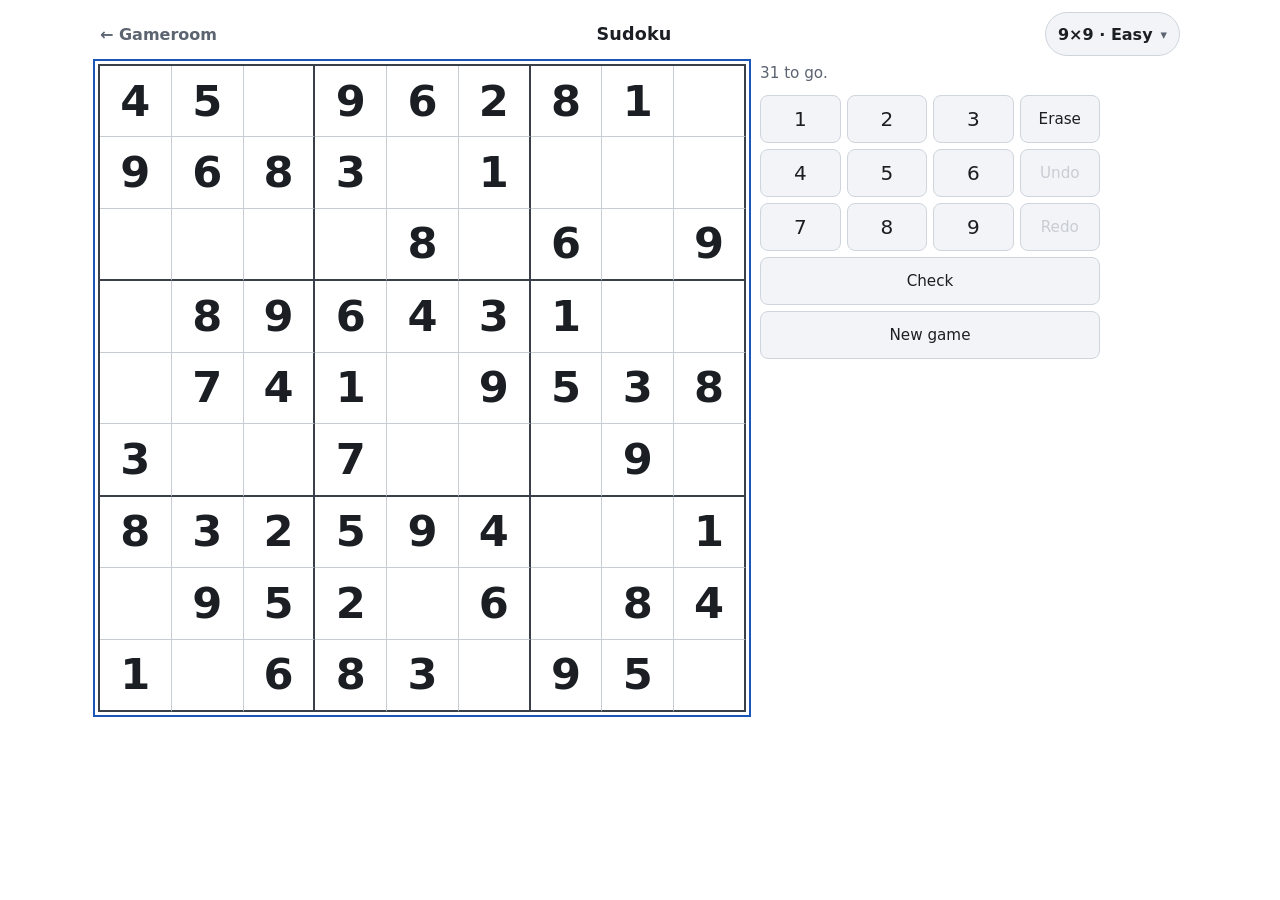
<file: public/sudoku/index.html>
<!doctype html>
<html lang="en">
<head>
<meta charset="utf-8">
<meta name="viewport" content="width=device-width, initial-scale=1">
<title>Sudoku</title>
<!-- Inert until slice 10 replaces it with the real icons (Q9). Without it
     every load logs a 404, which is noise when debugging on the phone. -->
<link rel="icon" href="data:,">
<link rel="stylesheet" href="./ui/board.css">
<style>
  :root {
    color-scheme: light;
    --ink-soft: #5b6470;
    --key: #f2f4f7;
    --key-edge: #cfd5dd;
    --win: #1f8a4c;
  }

  * { box-sizing: border-box; }

  body {
    margin: 0;
    font-family: system-ui, sans-serif;
    color: var(--ink);
    background: #fff;
  }

  /* One tap back to the shelf. A game the 5-year-old cannot get out of is a
     game they stop opening (docs/design-language.md §2). It rides in the top
     bar rather than on a line of its own: a row above the board is a row the
     keypad loses at the bottom of the screen. */
  .back {
    display: inline-flex;
    align-items: center;
    gap: 6px;
    min-height: 44px;
    padding: 0 6px;
    margin-left: -6px;
    color: var(--ink-soft);
    font-weight: 600;
    text-decoration: none;
    white-space: nowrap;
  }

  #app {
    container-type: inline-size;
    max-width: 1100px;
    margin: 0 auto;
    padding: 8px;
  }

  /* Back link, title and board chooser on one row. The space above the board is
     the scarcest on a 360px phone: everything spent here is a keypad key the
     player cannot see at the same time as the grid. */
  .topbar {
    display: flex;
    align-items: center;
    justify-content: space-between;
    gap: 8px;
    margin: 4px 2px 8px;

    & h1 {
      flex: 1;
      font-size: 1.1rem;
      font-weight: 600;
      margin: 0;
      text-align: center;
      letter-spacing: 0.01em;
    }
  }

  /* Size and difficulty live behind this one button, above the board and well
     away from the keypad. Two always-open rows of choices sat between grid and
     keypad, which cost a screenful and got mis-tapped mid-puzzle. */
  .chooser {
    font: inherit;
    display: inline-flex;
    align-items: center;
    gap: 8px;
    flex: none;
    min-height: 44px;
    padding: 0 12px;
    border: 1px solid var(--key-edge);
    border-radius: 999px;
    background: var(--key);
    color: var(--ink);
    font-weight: 600;
    white-space: nowrap;
    cursor: pointer;

    & .caret { color: var(--ink-soft); font-size: 0.8em; }
    &:active { background: var(--sel); }
  }

  /* A popover, so it sits in the top layer over the board rather than pushing
     it down, and light-dismisses on the next tap anywhere else. */
  #board-menu {
    margin: 0;
    padding: 12px;
    width: min(300px, calc(100vw - 24px));
    border: 1px solid var(--key-edge);
    border-radius: 14px;
    background: #fff;
    box-shadow: 0 12px 30px rgb(16 24 40 / 0.18);

    /* Placement without anchor positioning: under the top bar, centred. */
    position: fixed;
    inset: auto;
    top: 64px;
    left: 50%;
    translate: -50% 0;

    & .menu-title {
      margin: 0 2px 6px;
      color: var(--ink-soft);
      font-size: 0.85rem;
      font-weight: 600;
      text-transform: uppercase;
      letter-spacing: 0.04em;
    }
    & #sizes { margin-bottom: 14px; }
    &::backdrop { background: rgb(16 24 40 / 0.2); }
  }

  /* Chrome current: hang it off the button it belongs to. */
  @supports (anchor-name: --a) {
    .chooser { anchor-name: --chooser; }
    #board-menu {
      position-anchor: --chooser;
      position-area: block-end span-inline-start;
      position-try-fallbacks: flip-block;
      top: auto;
      left: auto;
      translate: none;
      margin-top: 6px;
    }
  }

  .layout {
    display: flex;
    flex-direction: column;
    gap: 14px;
    align-items: start;
  }

  /* The board gives way before the keypad does. Below roughly 740px of viewport
     the square would push the bottom keys off the screen, which is the thing
     this layout exists to prevent, so it shrinks instead. RESERVE is what sits
     above and below it at 9x9 — top bar, status line, the tallest keypad, gaps
     and padding — and on a phone tall enough for all of it the cap never
     binds. */
  .board-wrap {
    container-type: inline-size;
    width: 100%;
    --reserve: 382px;
    max-width: max(240px, min(100%, calc(100dvh - var(--reserve))));
  }

  .side {
    width: 100%;
    display: flex;
    flex-direction: column;
    gap: 10px;
  }

  #status {
    margin: 0;
    min-height: 1.4em;
    color: var(--ink-soft);
    font-size: 0.95rem;
  }

  /* A keypad: the digits in a boxW-wide block, erase/undo/redo down the column
     beside them, new game across the bottom. Every cell is placed by app.js
     from the geometry, so 4x4 and 6x6 get the same shape with fewer columns. */
  #pad {
    display: grid;
    grid-template-columns: repeat(var(--pad-cols), 1fr);
    gap: 6px;
  }

  /* Two rows of choices inside the menu, both filled by app.js: dimensions from
     SIZE_KEYS, difficulties from TIER_IDS. Same shape, because they are the
     same kind of choice — one board out of a short list. */
  #sizes, #tiers {
    display: flex;
    gap: 6px;

    & .pick { flex: 1; font-size: 1rem; min-height: 52px; }
    & .pick[aria-pressed='true'] {
      background: var(--sel);
      border-color: var(--entered);
      color: var(--entered);
      font-weight: 600;
    }
  }

  .pad-key {
    font: inherit;
    font-size: 1.25rem;
    padding: 10px 0;
    min-height: 48px;
    border: 1px solid var(--key-edge);
    border-radius: 8px;
    background: var(--key);
    color: var(--ink);
    cursor: pointer;

    &.control { font-size: 0.95rem; }
    &:active { background: var(--sel); }
    &:disabled { color: var(--line); cursor: default; }
  }

  /* Finishing a puzzle is the whole point of doing one, so it gets the screen:
     a modal dialog fills the viewport, the card sits in the middle of it, and a
     tap on the ground around the card dismisses. */
  #win {
    width: 100%;
    max-width: none;
    height: 100%;
    max-height: none;
    margin: 0;
    padding: 0;
    border: 0;
    background: transparent;
    inset: 0;
    overflow: hidden;

    &::backdrop { background: rgb(12 16 24 / 0.55); }
    &[open] { display: grid; place-items: center; }
  }

  .win-card {
    position: relative;
    width: min(340px, calc(100vw - 32px));
    padding: 24px 20px 20px;
    border-radius: 22px;
    background: #fff;
    box-shadow: 0 18px 50px rgb(12 16 24 / 0.35);
    text-align: center;
    animation: pop 320ms cubic-bezier(0.2, 1.3, 0.4, 1) both;
  }

  @keyframes pop {
    from { transform: scale(0.7); opacity: 0; }
    to { transform: scale(1); opacity: 1; }
  }

  .win-mark {
    margin: 0;
    font-size: 3.5rem;
    line-height: 1;
    animation: cheer 900ms ease-in-out 2 both;
  }

  @keyframes cheer {
    0%, 100% { transform: rotate(-8deg) scale(1); }
    50% { transform: rotate(8deg) scale(1.12); }
  }

  #win-line {
    margin: 10px 0 4px;
    font-size: 1.75rem;
    line-height: 1.15;
    color: var(--win);
  }

  .win-sub {
    margin: 0 0 18px;
    color: var(--ink-soft);
    font-size: 0.95rem;
  }

  .win-actions {
    display: flex;
    flex-direction: column;
    gap: 8px;
  }

  .win-key {
    font: inherit;
    font-size: 1.05rem;
    font-weight: 600;
    min-height: 52px;
    padding: 0 16px;
    border: 1px solid var(--key-edge);
    border-radius: 12px;
    background: var(--key);
    color: var(--ink);
    cursor: pointer;

    &.primary {
      background: var(--win);
      border-color: var(--win);
      color: #fff;
    }
  }

  /* Across the whole screen rather than inside the card, and transparent to
     taps so the ground underneath still dismisses. Filled by app.js on each win
     and emptied on close, so nothing animates behind a closed dialog. */
  .confetti {
    position: absolute;
    inset: 0;
    overflow: hidden;
    pointer-events: none;

    & i {
      position: absolute;
      top: -20px;
      width: 8px;
      height: 14px;
      border-radius: 2px;
      animation: fall linear forwards;
    }
  }

  @keyframes fall {
    from { transform: translateY(0) rotate(0deg); opacity: 1; }
    to { transform: translateY(105vh) rotate(720deg); opacity: 0.2; }
  }

  /* Nothing here is load-bearing; it is all celebration (design-language §2). */
  @media (prefers-reduced-motion: reduce) {
    .win-card, .win-mark { animation: none; }
    .confetti { display: none; }
  }

  /* Wide: the pad sits beside the board. Narrow: beneath it — there is no
     room, and scrolling a sudoku board is worse than a small number pad.
     This block comes last so it wins on source order against the base rules
     it overrides. */
  @container (min-width: 560px) {
    .layout { flex-direction: row; }
    .board-wrap { max-width: min(62%, 72vh); }
    .side { max-width: 340px; }
  }
</style>
</head>
<body>
<main id="app">
  <div class="topbar">
    <a class="back" href="/">&larr; Gameroom</a>
    <h1>Sudoku</h1>
    <button type="button" class="chooser" id="chooser" popovertarget="board-menu" aria-expanded="false">
      <span id="chooser-label"></span>
      <span class="caret" aria-hidden="true">&#9662;</span>
    </button>
  </div>

  <div id="board-menu" popover>
    <p class="menu-title" id="sizes-label">Grid</p>
    <div id="sizes" role="group" aria-labelledby="sizes-label"></div>
    <p class="menu-title" id="tiers-label">Difficulty</p>
    <div id="tiers" role="group" aria-labelledby="tiers-label"></div>
  </div>

  <div class="layout">
    <div class="board-wrap"><div id="board"></div></div>
    <div class="side">
      <p id="status" role="status" aria-live="polite"></p>
      <!-- app.js inserts the digit keys ahead of these and places every key
           on the grid; the markup order is the tab order. -->
      <div id="pad">
        <button type="button" class="pad-key control" id="erase">Erase</button>
        <button type="button" class="pad-key control" id="undo">Undo</button>
        <button type="button" class="pad-key control" id="redo">Redo</button>
        <button type="button" class="pad-key control" id="check">Check</button>
        <button type="button" class="pad-key control" id="new-game">New game</button>
      </div>
    </div>
  </div>
</main>

<dialog id="win" aria-labelledby="win-line">
  <div class="confetti" id="confetti" aria-hidden="true"></div>
  <div class="win-card">
    <p class="win-mark" id="win-mark" aria-hidden="true">&#127881;</p>
    <h2 id="win-line">Great job!</h2>
    <p class="win-sub" id="win-sub"></p>
    <div class="win-actions">
      <button type="button" class="win-key primary" id="win-again" autofocus>Another one</button>
      <button type="button" class="win-key" id="win-close">Show the board</button>
    </div>
  </div>
</dialog>

<script type="module" src="./ui/app.js"></script>
</body>
</html>
</file>
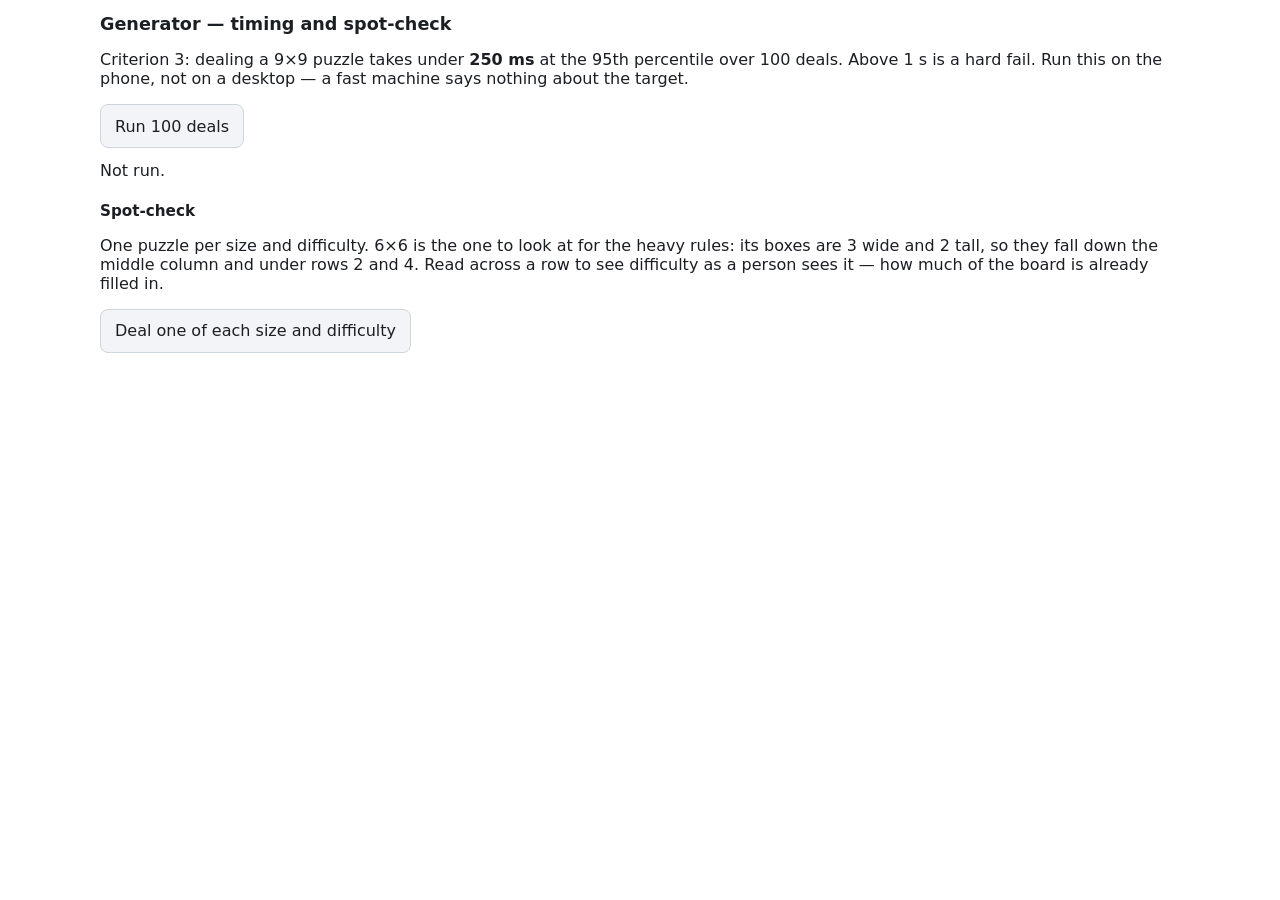
<file: public/sudoku/dev.html>
<!doctype html>
<html lang="en">
<head>
<meta charset="utf-8">
<meta name="viewport" content="width=device-width, initial-scale=1">
<title>Sudoku — dev</title>
<link rel="icon" href="data:,">
<link rel="stylesheet" href="./ui/board.css">
<style>
  :root { color-scheme: light; --key: #f2f4f7; --key-edge: #cfd5dd; }
  * { box-sizing: border-box; }
  body {
    margin: 0; padding: 10px; background: #fff; color: var(--ink);
    font-family: system-ui, sans-serif; max-width: 1100px; margin-inline: auto;
  }
  h1 { font-size: 1.1rem; margin: 4px 0 12px; }
  h2 { font-size: 0.95rem; margin: 18px 0 8px; }
  button {
    font: inherit; min-height: 44px; padding: 8px 14px; border-radius: 8px;
    border: 1px solid var(--key-edge); background: var(--key); color: var(--ink);
  }
  #timing { font-variant-numeric: tabular-nums; line-height: 1.6; margin: 10px 0; }
  .verdict { font-weight: 600; }
  .pass { color: #1f6b3b; }
  .fail { color: var(--wrong); }
  .boards { display: grid; grid-template-columns: repeat(auto-fit, minmax(240px, 1fr)); gap: 14px; }
  .sample { container-type: inline-size; }
  .sample figcaption { font-size: 0.8rem; color: #5b6470; margin: 4px 0 0; }
  .board { cursor: default; }
  .cell { cursor: default; }
</style>
</head>
<body>
<h1>Generator — timing and spot-check</h1>

<p>Criterion 3: dealing a 9&times;9 puzzle takes under <strong>250&nbsp;ms</strong>
at the 95th percentile over 100 deals. Above 1&nbsp;s is a hard fail. Run this on
the phone, not on a desktop — a fast machine says nothing about the target.</p>

<button type="button" id="run">Run 100 deals</button>
<div id="timing">Not run.</div>

<h2>Spot-check</h2>
<p>One puzzle per size and difficulty. 6&times;6 is the one to look at for the
heavy rules: its boxes are 3 wide and 2 tall, so they fall down the middle
column and under rows 2 and 4. Read across a row to see difficulty as a person
sees it &mdash; how much of the board is already filled in.</p>
<button type="button" id="sample">Deal one of each size and difficulty</button>
<div class="boards" id="boards"></div>

<script type="module">
import {
  SIZES, SIZE_KEYS, DEFAULT_SIZE_KEY, TIER_IDS, TIER_LABELS, tierFor,
} from './core/sizes.js';
import { makeGeometry } from './core/grid.js';
import { deal, countSolutions } from './core/generator.js';
import { createBoard } from './ui/board.js';

const DEALS = 100;
const TARGET_MS = 250;
const HARD_FAIL_MS = 1000;

const geom = makeGeometry(SIZES[DEFAULT_SIZE_KEY]);

// The hardest tier is the slowest to deal: every clue removed costs a
// uniqueness check, and the hard tier removes the most. Timing the easy tier
// would flatter the budget.
const SLOWEST_TIER = tierFor(DEFAULT_SIZE_KEY, TIER_IDS.at(-1));
const timing = document.getElementById('timing');
const boards = document.getElementById('boards');

const percentile = (sorted, p) => sorted[Math.min(sorted.length - 1, Math.floor(sorted.length * p))];

document.getElementById('run').addEventListener('click', async () => {
  const times = [];
  let unique = 0;
  // Chunked so the page can repaint between batches; a 100-deal blocking loop
  // on a phone looks like a crash.
  for (let i = 0; i < DEALS; i++) {
    const t0 = performance.now();
    const dealt = deal(geom, (Date.now() ^ (i * 2654435761)) >>> 0, SLOWEST_TIER);
    times.push(performance.now() - t0);
    if (countSolutions(geom, dealt.givens, 2) === 1) unique++;
    if (i % 10 === 9) {
      timing.textContent = `${i + 1} / ${DEALS}…`;
      await new Promise(requestAnimationFrame);
    }
  }
  times.sort((a, b) => a - b);
  const p95 = percentile(times, 0.95);
  const verdict = p95 >= HARD_FAIL_MS ? ['fail', 'HARD FAIL']
    : p95 >= TARGET_MS ? ['fail', 'over budget']
    : ['pass', 'within budget'];
  timing.innerHTML = `
    median ${percentile(times, 0.5).toFixed(1)} ms<br>
    p95 ${p95.toFixed(1)} ms<br>
    max ${times.at(-1).toFixed(1)} ms<br>
    uniquely solvable: ${unique} / ${DEALS}<br>
    <span class="verdict ${verdict[0]}">${verdict[1]}</span>`;
});

document.getElementById('sample').addEventListener('click', () => {
  boards.replaceChildren();
  for (const sizeKey of SIZE_KEYS) {
    const size = SIZES[sizeKey];
    const sizeGeom = makeGeometry(size);
    for (const tierId of TIER_IDS) {
      const seed = (Math.random() * 0x100000000) >>> 0;
      const dealt = deal(sizeGeom, seed, tierFor(sizeKey, tierId));
      const clues = dealt.givens.reduce((count, value) => count + (value === 0 ? 0 : 1), 0);

      const figure = document.createElement('figure');
      figure.className = 'sample';
      figure.style.margin = '0';
      const root = document.createElement('div');
      figure.append(root);
      const caption = document.createElement('figcaption');
      caption.textContent =
        `${size.n}×${size.n} ${TIER_LABELS[tierId]} — ${clues} clues, `
        + `${sizeGeom.cellCount - clues} to fill (seed ${seed})`;
      figure.append(caption);
      boards.append(figure);

      createBoard({ root, geom: sizeGeom, onSelect: () => {}, onSet: () => {} }).render({
        values: dealt.givens,
        givens: dealt.givens,
        marks: new Set(),
        selected: null,
      });
    }
  }
});
</script>
</body>
</html>
</file>
<file: public/sudoku/ui/board.css>
/* Board rendering, shared by index.html and dev.html so the box-border rules
   live in exactly one place. Sizing is container-relative: one set of rules
   draws a 4-wide, a 6-wide and a 9-wide grid, with cell and font size falling
   out of --n. */

:root {
  --ink: #1b1f24;
  --entered: #1a56b8;
  --wrong: #c02a2a;
  --line: #c8cdd4;
  --line-strong: #3a4049;
  --sel: #dceafc;
}

.board {
  display: grid;
  grid-template-columns: repeat(var(--n), 1fr);
  aspect-ratio: 1 / 1;
  width: 100%;
  border-top: 2px solid var(--line-strong);
  border-left: 2px solid var(--line-strong);
  font-size: calc(100cqi / var(--n) * 0.6);
  line-height: 1;
  user-select: none;
  touch-action: manipulation;

  &:focus-visible { outline: 2px solid var(--entered); outline-offset: 3px; }
  &.solved { border-color: #1f8a4c; }
}

.cell {
  display: grid;
  place-items: center;
  border-right: 1px solid var(--line);
  border-bottom: 1px solid var(--line);
  color: var(--entered);
  cursor: pointer;

  /* Heavy where a box ends inside the grid, and again at the outer edge. The
     board draws the frame's top and left; the last column and row draw its
     right and bottom, because those live on cells. */
  &.box-right, &.edge-right   { border-right: 2px solid var(--line-strong); }
  &.box-bottom, &.edge-bottom { border-bottom: 2px solid var(--line-strong); }

  &.given { color: var(--ink); font-weight: 600; cursor: default; }
  &.wrong { color: var(--wrong); }
  &.selected { background: var(--sel); }
}
</file>
